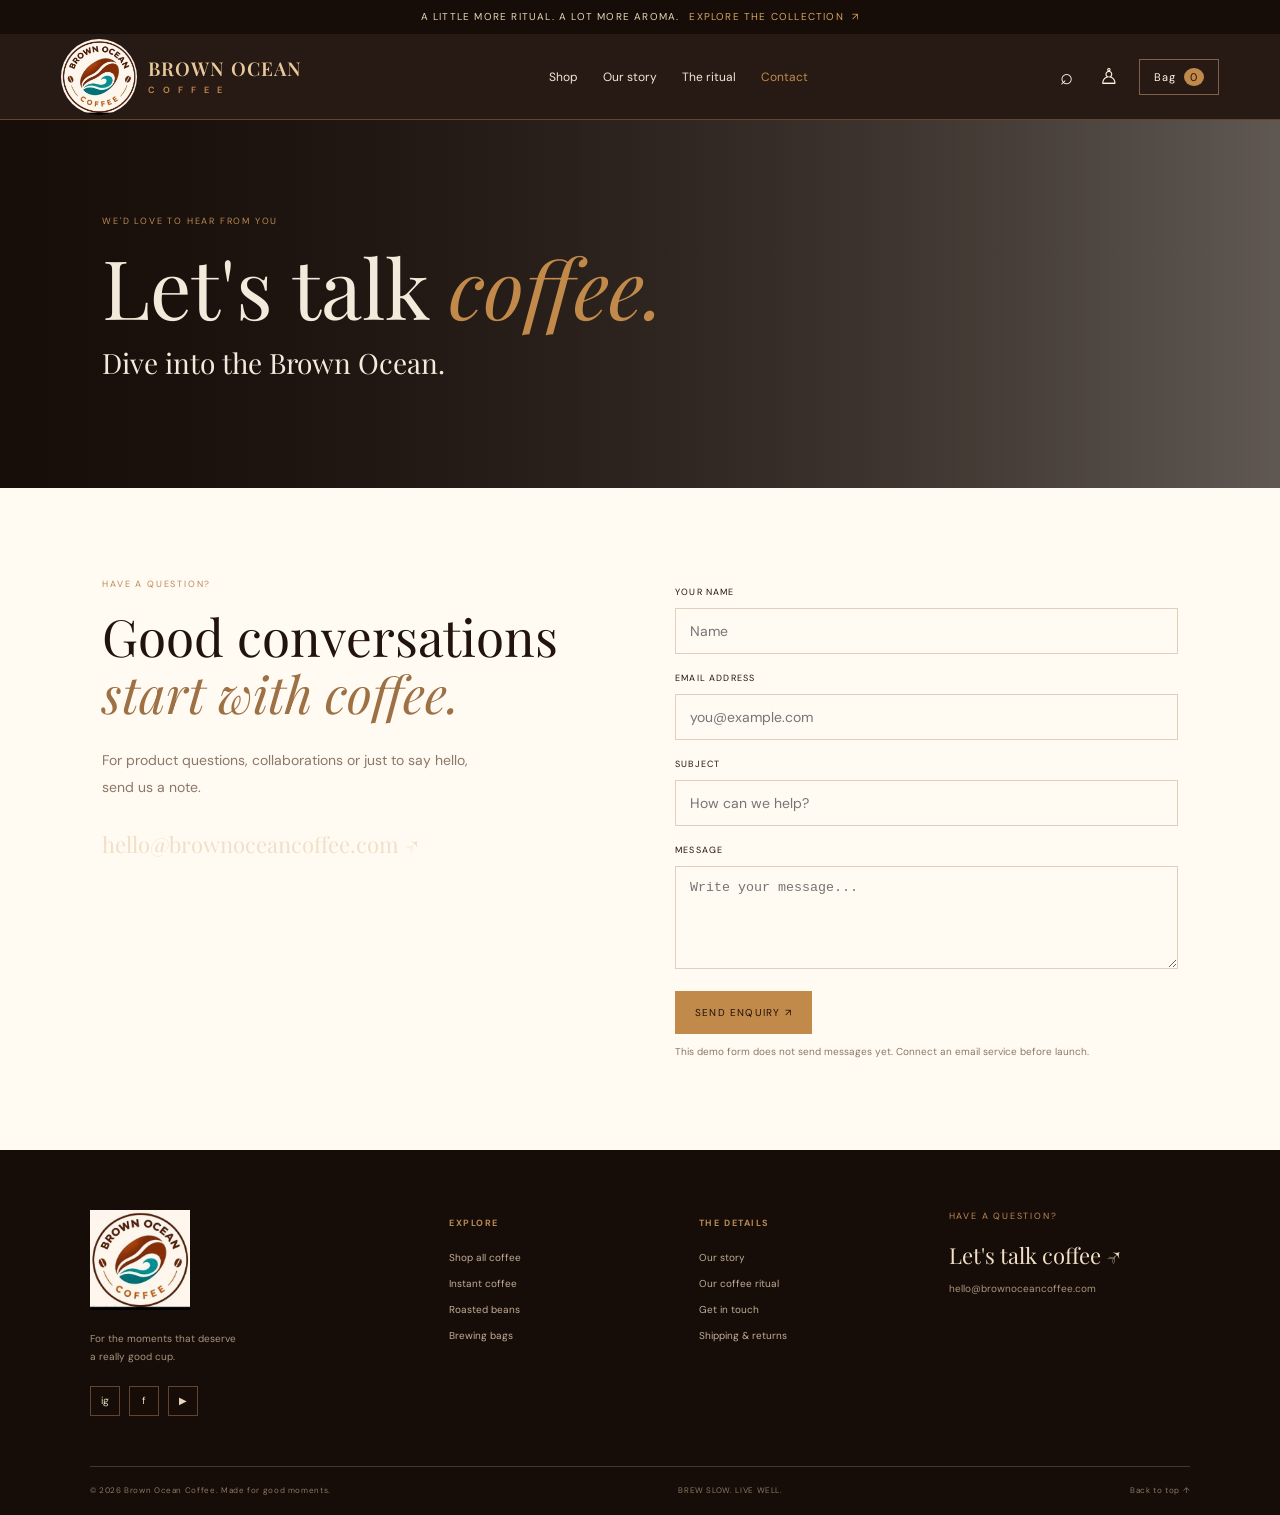
<file: contact.html>
<!doctype html><html lang="en"><head><meta charset="UTF-8"><meta name="viewport" content="width=device-width, initial-scale=1.0"><meta name="theme-color" content="#20120c"><meta name="description" content="The Brown Ocean Coffee — born deep, made bold."><title>Contact | Brown Ocean Coffee</title><link rel="preconnect" href="https://fonts.googleapis.com"><link rel="preconnect" href="https://fonts.gstatic.com" crossorigin><link href="https://fonts.googleapis.com/css2?family=DM+Sans:wght@400;500;600;700&family=Playfair+Display:wght@400;500;600;700&display=swap" rel="stylesheet"><link rel="stylesheet" href="styles.css"><link rel="stylesheet" href="pages.css"></head><body>  <!-- Announcement Bar -->
  <div class="announcement">
    A little more ritual. A lot more aroma.
    <span>Explore the collection&nbsp; ↗</span>
  </div>

  <!-- Header / Navbar -->
  <header class="site-header" id="top">

    <!-- Brand Logo + Text -->
    <a class="brand" href="index.html" aria-label="Brown Ocean Coffee home">

      <img
        class="brand-logo"
        src="./assets/images/brown-ocean-coffee-main-logo-cropped.png"
        alt="Brown Ocean Coffee circular logo"
      >

      <span class="brand-text">
        <span class="brand-name">BROWN OCEAN</span>
        <span class="brand-tagline">C O F F E E</span>
      </span>

    </a>

    <!-- Mobile Menu -->
    <button class="menu-toggle" aria-label="Open menu" aria-expanded="false">
      ☰
    </button>

    <!-- Navigation -->
    <nav class="main-nav" aria-label="Main navigation">
      <a href="shop.html">Shop</a>
      <a href="our-story.html">Our story</a>
      <a href="ritual.html">The ritual</a>
      <a href="contact.html" aria-current="page">Contact</a>
    </nav>

    <!-- Header Actions -->
    <div class="header-actions">

      <button class="icon-btn search-open" aria-label="Search products">
        ⌕
      </button>

      <button class="icon-btn account-btn" aria-label="Account">
        ♙
      </button>

      <button class="cart-open" aria-label="Open cart">
        Bag <span id="cart-count">0</span>
      </button>

    </div>

  </header>

<main><section class="page-hero contact-page-hero"><p class="eyebrow">WE'D LOVE TO HEAR FROM YOU</p><h1>Let's talk <em>coffee.</em></h1><p>Dive into the Brown Ocean.</p></section><section class="contact-layout"><div><p class="eyebrow">HAVE A QUESTION?</p><h2>Good conversations<br><em>start with coffee.</em></h2><p>For product questions, collaborations or just to say hello, send us a note.</p><a class="footer-email" href="mailto:hello@brownoceancoffee.com">hello@brownoceancoffee.com ↗</a></div><form class="contact-form" id="contact-form"><label for="contact-name">Your name</label><input id="contact-name" name="name" required placeholder="Name"><label for="contact-email">Email address</label><input id="contact-email" name="email" type="email" required placeholder="you@example.com"><label for="contact-subject">Subject</label><input id="contact-subject" name="subject" placeholder="How can we help?"><label for="contact-message">Message</label><textarea id="contact-message" name="message" rows="5" required placeholder="Write your message..."></textarea><button class="btn btn-gold" type="submit">Send enquiry ↗</button><small id="contact-feedback">This demo form does not send messages yet. Connect an email service before launch.</small></form></section></main>  <!-- Footer -->
  <footer class="site-footer" id="footer">

    <div class="footer-main">

      <div class="footer-brand">

        <a class="brand brand-light" href="index.html" aria-label="Brown Ocean Coffee home">

          <img
            class="brand-logo footer-logo"
            src="./assets/images/brown-ocean-coffee-main-logo-cropped.png"
            alt="Brown Ocean Coffee logo"
          >

        </a>

        <p>
          For the moments that deserve<br>
          a really good cup.
        </p>

        <div class="social-links">
          <a href="contact.html" aria-label="Instagram">ig</a>
          <a href="contact.html" aria-label="Facebook">f</a>
          <a href="contact.html" aria-label="YouTube">▶</a>
        </div>

      </div>

      <div class="footer-col">

        <h4>EXPLORE</h4>

        <a href="shop.html">Shop all coffee</a>
        <a href="shop.html" data-jump-filter="instant">Instant coffee</a>
        <a href="shop.html" data-jump-filter="beans">Roasted beans</a>
        <a href="shop.html" data-jump-filter="bags">Brewing bags</a>

      </div>

      <div class="footer-col">

        <h4>THE DETAILS</h4>

        <a href="our-story.html">Our story</a>
        <a href="ritual.html">Our coffee ritual</a>
        <a href="mailto:hello@brownoceancoffee.com">Get in touch</a>
        <a href="contact.html">Shipping & returns</a>

      </div>

      <div class="footer-contact">

        <p class="eyebrow">HAVE A QUESTION?</p>

        <a class="footer-email" href="mailto:hello@brownoceancoffee.com">
          Let's talk coffee ↗
        </a>

        <p>hello@brownoceancoffee.com</p>

      </div>

    </div>

    <div class="footer-bottom">

      <span>
        © <span id="year"></span> Brown Ocean Coffee.
        Made for good moments.
      </span>

      <span>BREW SLOW. LIVE WELL.</span>

      <a href="index.html">Back to top ↑</a>

    </div>

  </footer>

<script src="pages.js"></script></body></html>
</file>
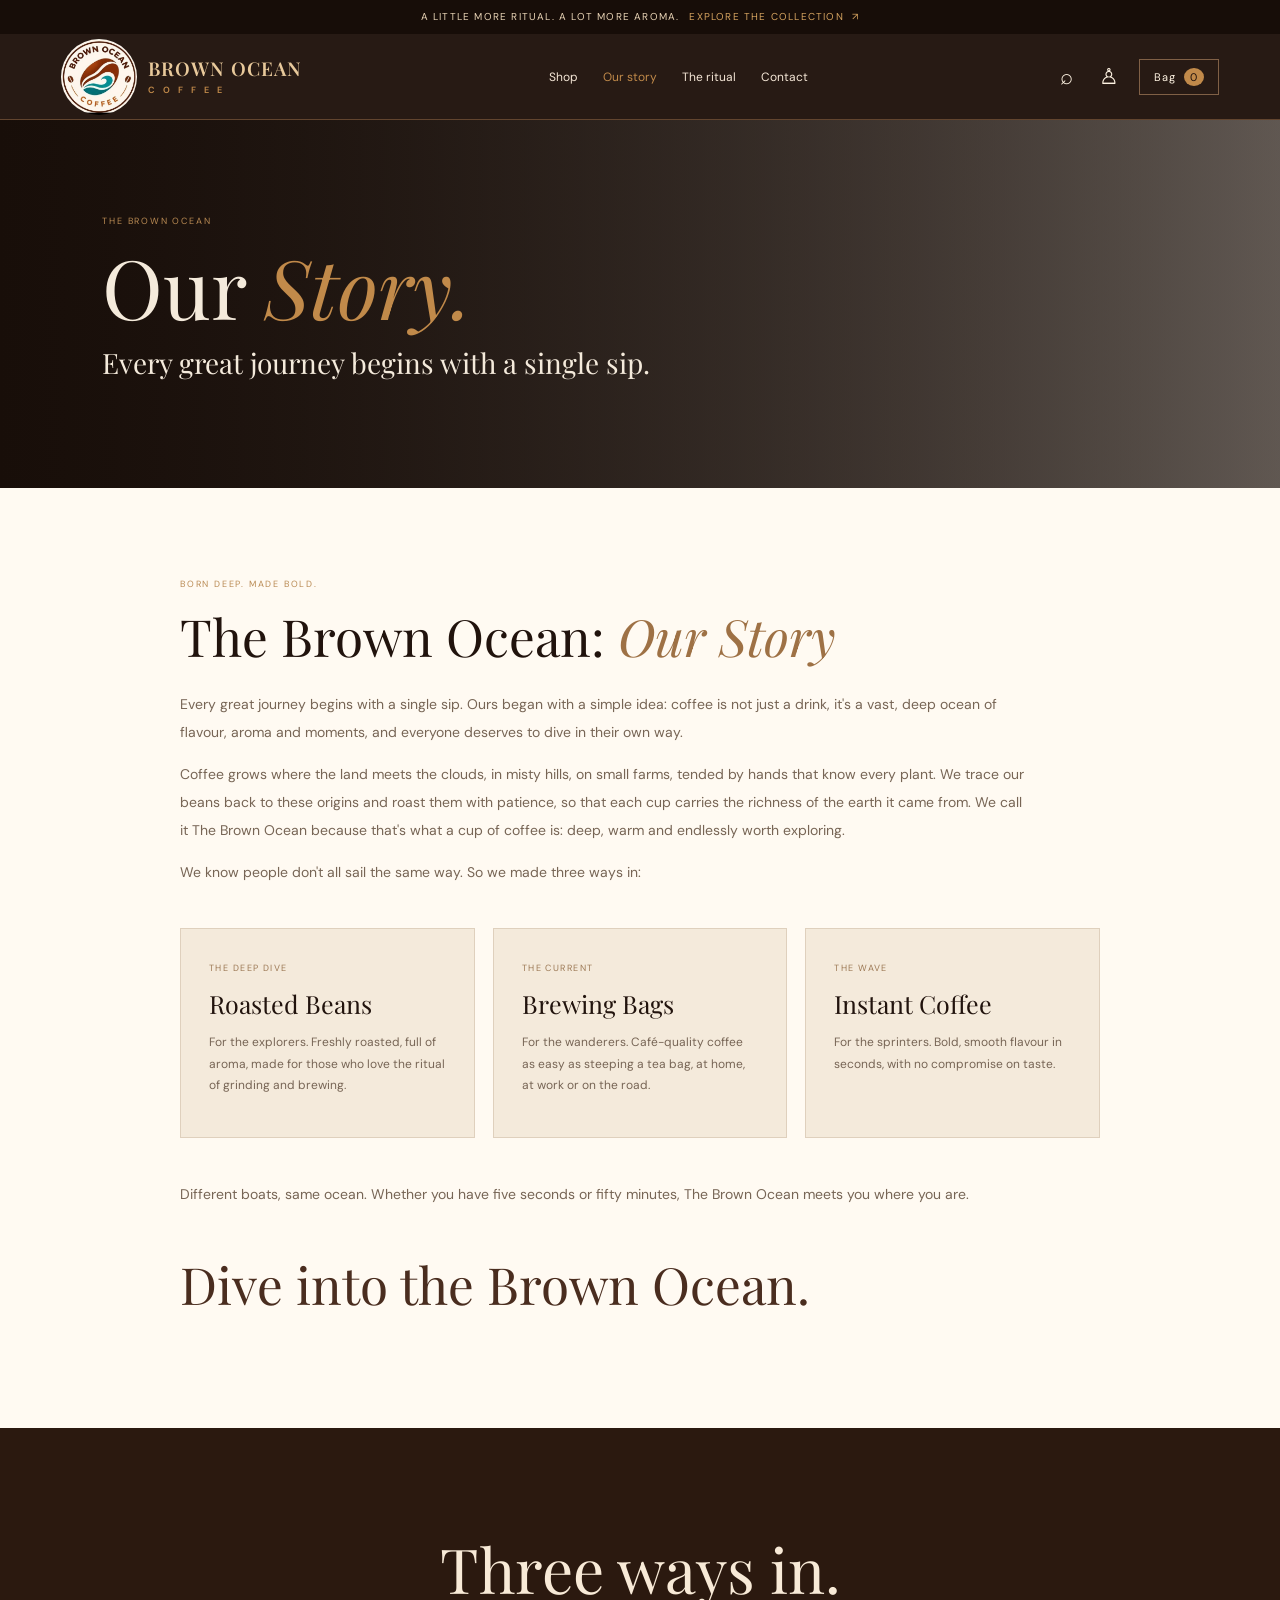
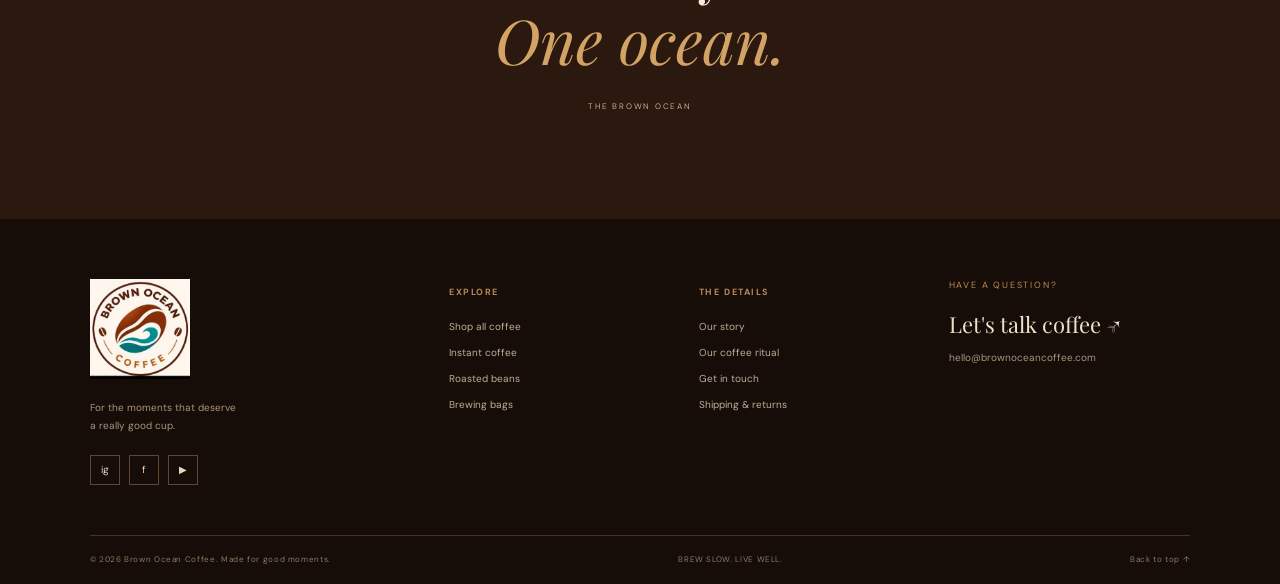
<file: our-story.html>
<!doctype html><html lang="en"><head><meta charset="UTF-8"><meta name="viewport" content="width=device-width, initial-scale=1.0"><meta name="theme-color" content="#20120c"><meta name="description" content="The Brown Ocean Coffee — born deep, made bold."><title>Our Story | Brown Ocean Coffee</title><link rel="preconnect" href="https://fonts.googleapis.com"><link rel="preconnect" href="https://fonts.gstatic.com" crossorigin><link href="https://fonts.googleapis.com/css2?family=DM+Sans:wght@400;500;600;700&family=Playfair+Display:wght@400;500;600;700&display=swap" rel="stylesheet"><link rel="stylesheet" href="styles.css"><link rel="stylesheet" href="pages.css"></head><body>  <!-- Announcement Bar -->
  <div class="announcement">
    A little more ritual. A lot more aroma.
    <span>Explore the collection&nbsp; ↗</span>
  </div>

  <!-- Header / Navbar -->
  <header class="site-header" id="top">

    <!-- Brand Logo + Text -->
    <a class="brand" href="index.html" aria-label="Brown Ocean Coffee home">

      <img
        class="brand-logo"
        src="./assets/images/brown-ocean-coffee-main-logo-cropped.png"
        alt="Brown Ocean Coffee circular logo"
      >

      <span class="brand-text">
        <span class="brand-name">BROWN OCEAN</span>
        <span class="brand-tagline">C O F F E E</span>
      </span>

    </a>

    <!-- Mobile Menu -->
    <button class="menu-toggle" aria-label="Open menu" aria-expanded="false">
      ☰
    </button>

    <!-- Navigation -->
    <nav class="main-nav" aria-label="Main navigation">
      <a href="shop.html">Shop</a>
      <a href="our-story.html" aria-current="page">Our story</a>
      <a href="ritual.html">The ritual</a>
      <a href="contact.html">Contact</a>
    </nav>

    <!-- Header Actions -->
    <div class="header-actions">

      <button class="icon-btn search-open" aria-label="Search products">
        ⌕
      </button>

      <button class="icon-btn account-btn" aria-label="Account">
        ♙
      </button>

      <button class="cart-open" aria-label="Open cart">
        Bag <span id="cart-count">0</span>
      </button>

    </div>

  </header>

<main><section class="page-hero story-page-hero"><p class="eyebrow">THE BROWN OCEAN</p><h1>Our <em>Story.</em></h1><p>Every great journey begins with a single sip.</p></section><section class="editorial-section"><div class="editorial-copy"><p class="eyebrow">BORN DEEP. MADE BOLD.</p><h2>The Brown Ocean: <em>Our Story</em></h2><p>Every great journey begins with a single sip. Ours began with a simple idea: coffee is not just a drink, it's a vast, deep ocean of flavour, aroma and moments, and everyone deserves to dive in their own way.</p><p>Coffee grows where the land meets the clouds, in misty hills, on small farms, tended by hands that know every plant. We trace our beans back to these origins and roast them with patience, so that each cup carries the richness of the earth it came from. We call it The Brown Ocean because that's what a cup of coffee is: deep, warm and endlessly worth exploring.</p><p>We know people don't all sail the same way. So we made three ways in:</p><div class="story-vessels"><article><span>THE DEEP DIVE</span><h3>Roasted Beans</h3><p>For the explorers. Freshly roasted, full of aroma, made for those who love the ritual of grinding and brewing.</p></article><article><span>THE CURRENT</span><h3>Brewing Bags</h3><p>For the wanderers. Café-quality coffee as easy as steeping a tea bag, at home, at work or on the road.</p></article><article><span>THE WAVE</span><h3>Instant Coffee</h3><p>For the sprinters. Bold, smooth flavour in seconds, with no compromise on taste.</p></article></div><p class="story-end">Different boats, same ocean. Whether you have five seconds or fifty minutes, The Brown Ocean meets you where you are.</p><h2 class="closing-line">Dive into the Brown Ocean.</h2></div></section><section class="quote-section"><blockquote>Three ways in.<br><em>One ocean.</em></blockquote><p>THE BROWN OCEAN</p></section></main>  <!-- Footer -->
  <footer class="site-footer" id="footer">

    <div class="footer-main">

      <div class="footer-brand">

        <a class="brand brand-light" href="index.html" aria-label="Brown Ocean Coffee home">

          <img
            class="brand-logo footer-logo"
            src="./assets/images/brown-ocean-coffee-main-logo-cropped.png"
            alt="Brown Ocean Coffee logo"
          >

        </a>

        <p>
          For the moments that deserve<br>
          a really good cup.
        </p>

        <div class="social-links">
          <a href="contact.html" aria-label="Instagram">ig</a>
          <a href="contact.html" aria-label="Facebook">f</a>
          <a href="contact.html" aria-label="YouTube">▶</a>
        </div>

      </div>

      <div class="footer-col">

        <h4>EXPLORE</h4>

        <a href="shop.html">Shop all coffee</a>
        <a href="shop.html" data-jump-filter="instant">Instant coffee</a>
        <a href="shop.html" data-jump-filter="beans">Roasted beans</a>
        <a href="shop.html" data-jump-filter="bags">Brewing bags</a>

      </div>

      <div class="footer-col">

        <h4>THE DETAILS</h4>

        <a href="our-story.html">Our story</a>
        <a href="ritual.html">Our coffee ritual</a>
        <a href="mailto:hello@brownoceancoffee.com">Get in touch</a>
        <a href="contact.html">Shipping & returns</a>

      </div>

      <div class="footer-contact">

        <p class="eyebrow">HAVE A QUESTION?</p>

        <a class="footer-email" href="mailto:hello@brownoceancoffee.com">
          Let's talk coffee ↗
        </a>

        <p>hello@brownoceancoffee.com</p>

      </div>

    </div>

    <div class="footer-bottom">

      <span>
        © <span id="year"></span> Brown Ocean Coffee.
        Made for good moments.
      </span>

      <span>BREW SLOW. LIVE WELL.</span>

      <a href="index.html">Back to top ↑</a>

    </div>

  </footer>

<script src="pages.js"></script></body></html>
</file>
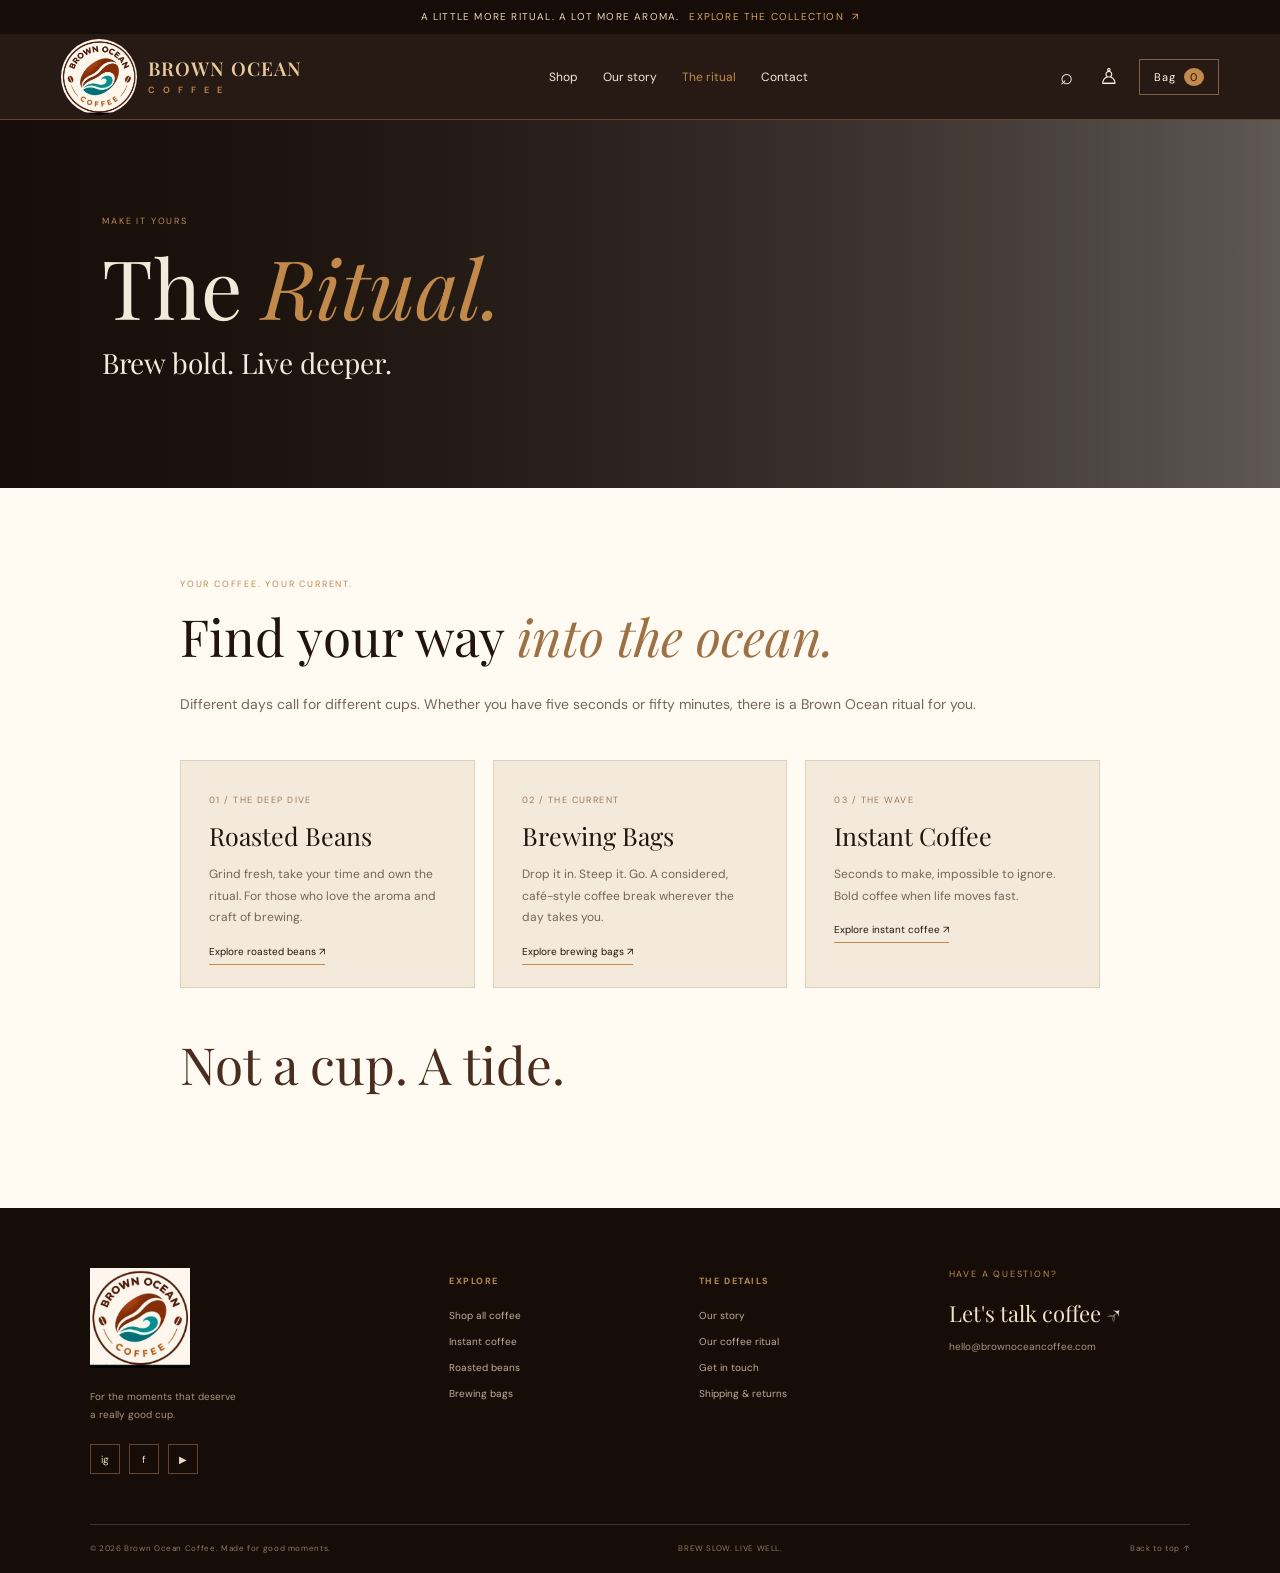
<file: ritual.html>
<!doctype html><html lang="en"><head><meta charset="UTF-8"><meta name="viewport" content="width=device-width, initial-scale=1.0"><meta name="theme-color" content="#20120c"><meta name="description" content="The Brown Ocean Coffee — born deep, made bold."><title>The Ritual | Brown Ocean Coffee</title><link rel="preconnect" href="https://fonts.googleapis.com"><link rel="preconnect" href="https://fonts.gstatic.com" crossorigin><link href="https://fonts.googleapis.com/css2?family=DM+Sans:wght@400;500;600;700&family=Playfair+Display:wght@400;500;600;700&display=swap" rel="stylesheet"><link rel="stylesheet" href="styles.css"><link rel="stylesheet" href="pages.css"></head><body>  <!-- Announcement Bar -->
  <div class="announcement">
    A little more ritual. A lot more aroma.
    <span>Explore the collection&nbsp; ↗</span>
  </div>

  <!-- Header / Navbar -->
  <header class="site-header" id="top">

    <!-- Brand Logo + Text -->
    <a class="brand" href="index.html" aria-label="Brown Ocean Coffee home">

      <img
        class="brand-logo"
        src="./assets/images/brown-ocean-coffee-main-logo-cropped.png"
        alt="Brown Ocean Coffee circular logo"
      >

      <span class="brand-text">
        <span class="brand-name">BROWN OCEAN</span>
        <span class="brand-tagline">C O F F E E</span>
      </span>

    </a>

    <!-- Mobile Menu -->
    <button class="menu-toggle" aria-label="Open menu" aria-expanded="false">
      ☰
    </button>

    <!-- Navigation -->
    <nav class="main-nav" aria-label="Main navigation">
      <a href="shop.html">Shop</a>
      <a href="our-story.html">Our story</a>
      <a href="ritual.html" aria-current="page">The ritual</a>
      <a href="contact.html">Contact</a>
    </nav>

    <!-- Header Actions -->
    <div class="header-actions">

      <button class="icon-btn search-open" aria-label="Search products">
        ⌕
      </button>

      <button class="icon-btn account-btn" aria-label="Account">
        ♙
      </button>

      <button class="cart-open" aria-label="Open cart">
        Bag <span id="cart-count">0</span>
      </button>

    </div>

  </header>

<main><section class="page-hero ritual-page-hero"><p class="eyebrow">MAKE IT YOURS</p><h1>The <em>Ritual.</em></h1><p>Brew bold. Live deeper.</p></section><section class="editorial-section"><div class="editorial-copy"><p class="eyebrow">YOUR COFFEE. YOUR CURRENT.</p><h2>Find your way <em>into the ocean.</em></h2><p>Different days call for different cups. Whether you have five seconds or fifty minutes, there is a Brown Ocean ritual for you.</p><div class="story-vessels"><article><span>01 / THE DEEP DIVE</span><h3>Roasted Beans</h3><p>Grind fresh, take your time and own the ritual. For those who love the aroma and craft of brewing.</p><a href="shop.html#beans">Explore roasted beans ↗</a></article><article><span>02 / THE CURRENT</span><h3>Brewing Bags</h3><p>Drop it in. Steep it. Go. A considered, café-style coffee break wherever the day takes you.</p><a href="shop.html#bags">Explore brewing bags ↗</a></article><article><span>03 / THE WAVE</span><h3>Instant Coffee</h3><p>Seconds to make, impossible to ignore. Bold coffee when life moves fast.</p><a href="shop.html#instant">Explore instant coffee ↗</a></article></div><h2 class="closing-line">Not a cup. A tide.</h2></div></section></main>  <!-- Footer -->
  <footer class="site-footer" id="footer">

    <div class="footer-main">

      <div class="footer-brand">

        <a class="brand brand-light" href="index.html" aria-label="Brown Ocean Coffee home">

          <img
            class="brand-logo footer-logo"
            src="./assets/images/brown-ocean-coffee-main-logo-cropped.png"
            alt="Brown Ocean Coffee logo"
          >

        </a>

        <p>
          For the moments that deserve<br>
          a really good cup.
        </p>

        <div class="social-links">
          <a href="contact.html" aria-label="Instagram">ig</a>
          <a href="contact.html" aria-label="Facebook">f</a>
          <a href="contact.html" aria-label="YouTube">▶</a>
        </div>

      </div>

      <div class="footer-col">

        <h4>EXPLORE</h4>

        <a href="shop.html">Shop all coffee</a>
        <a href="shop.html" data-jump-filter="instant">Instant coffee</a>
        <a href="shop.html" data-jump-filter="beans">Roasted beans</a>
        <a href="shop.html" data-jump-filter="bags">Brewing bags</a>

      </div>

      <div class="footer-col">

        <h4>THE DETAILS</h4>

        <a href="our-story.html">Our story</a>
        <a href="ritual.html">Our coffee ritual</a>
        <a href="mailto:hello@brownoceancoffee.com">Get in touch</a>
        <a href="contact.html">Shipping & returns</a>

      </div>

      <div class="footer-contact">

        <p class="eyebrow">HAVE A QUESTION?</p>

        <a class="footer-email" href="mailto:hello@brownoceancoffee.com">
          Let's talk coffee ↗
        </a>

        <p>hello@brownoceancoffee.com</p>

      </div>

    </div>

    <div class="footer-bottom">

      <span>
        © <span id="year"></span> Brown Ocean Coffee.
        Made for good moments.
      </span>

      <span>BREW SLOW. LIVE WELL.</span>

      <a href="index.html">Back to top ↑</a>

    </div>

  </footer>

<script src="pages.js"></script></body></html>
</file>
<file: styles.css>
:root{--ink:#21130d;--dark:#170d08;--brown:#4a2d1f;--caramel:#c18a4a;--cream:#f4eadb;--paper:#fffaf2;--muted:#8c7867;--line:#dfd0bd;--serif:'Playfair Display',Georgia,serif;--sans:'DM Sans',Arial,sans-serif}*{box-sizing:border-box}html{scroll-behavior:smooth}body{margin:0;background:var(--paper);color:var(--ink);font-family:var(--sans);font-size:14px}a{color:inherit;text-decoration:none}button,input,select{font:inherit}button{cursor:pointer}.announcement{background:var(--dark);color:#e9d4b6;padding:10px 5%;font-size:10px;letter-spacing:.12em;text-transform:uppercase;display:flex;justify-content:center;gap:10px}.announcement span{color:#d5a35f}.site-header{height:76px;padding:0 5%;display:flex;align-items:center;justify-content:space-between;background:#21130df7;color:#fff4e3;position:sticky;top:0;z-index:20;border-bottom:1px solid #62452f}.brand{display:flex;align-items:center;gap:10px;color:#f1d5a0}.brand-mark{font-size:34px;line-height:1;color:#d9a65e}.brand-name{font-size:11px;letter-spacing:.13em;font-weight:700}.brand-name small{display:block;font-size:8px;letter-spacing:.35em;margin-top:3px}.main-nav,.header-actions{display:flex;align-items:center;gap:27px}.main-nav a{font-size:12px;color:#f5e7d7}.main-nav a:hover{color:#d9a65e}.header-actions{gap:14px}.icon-btn,.cart-open,.menu-toggle{background:none;border:0;color:inherit}.icon-btn{font-size:22px}.cart-open{border:1px solid #806046;padding:10px 14px;font-size:11px;letter-spacing:.06em}.cart-open span{background:var(--caramel);color:#21130d;border-radius:50%;padding:2px 6px;margin-left:5px}.menu-toggle{display:none;font-size:22px}.hero{background:var(--dark);color:#fff0db;min-height:600px;display:grid;grid-template-columns:.82fr 1.18fr;padding-left:7%;overflow:hidden}.hero-copy{padding:90px 30px 70px 0;align-self:center;position:relative;z-index:1}.eyebrow{font-size:9px;letter-spacing:.2em;text-transform:uppercase;color:#b98a53;margin:0 0 18px}.eyebrow span{display:inline-block;width:22px;height:1px;background:var(--caramel);vertical-align:middle;margin-right:9px}.hero h1{font:clamp(56px,7vw,100px)/.98 var(--serif);font-weight:400;letter-spacing:-.045em;margin:0 0 26px}.hero h1 em,.section-heading h2 em,.story-copy h2 em,.ritual-top h2 em,.newsletter h2 em,blockquote em{color:#c79759;font-weight:400}.hero-text{max-width:370px;color:#cdbba8;line-height:1.9;font-size:14px}.hero-actions{display:flex;align-items:center;gap:25px;margin-top:30px}.btn{display:inline-flex;align-items:center;justify-content:center;gap:20px;border:0;padding:15px 20px;font-size:10px;letter-spacing:.12em;text-transform:uppercase}.btn-gold{background:var(--caramel);color:#1e110a}.btn-gold:hover{background:#d8ab70}.text-link{font-size:11px;border-bottom:1px solid #9d7852;padding-bottom:7px}.hero-note{display:flex;align-items:center;gap:12px;margin-top:65px;color:#9f8b78;font-size:9px;letter-spacing:.14em;text-transform:uppercase}.note-line{height:1px;width:40px;background:#9d7852}.hero-visual{min-height:600px;position:relative;background:#382116}.hero-image{position:absolute;inset:0;background:linear-gradient(90deg,#170d08 0%,#170d0833 22%,#170d0800 60%),linear-gradient(0deg,#170d0888,transparent 30%),url('./local-images/image-3.jpeg') center/cover}.hero-stamp{position:absolute;right:9%;top:17%;width:145px;height:145px;border:1px solid #d6ad74;border-radius:50%;display:flex;flex-direction:column;align-items:center;justify-content:center;text-align:center;color:#e7c99e;transform:rotate(9deg);background:#21130d66}.hero-stamp span{font-size:7px;letter-spacing:.17em}.hero-stamp strong{font:25px/.95 var(--serif);margin:8px 0}.hero-caption{position:absolute;bottom:24px;left:28px;right:28px;display:flex;justify-content:space-between;color:#d4bfa5;font-size:8px;letter-spacing:.15em}.trust-strip{display:grid;grid-template-columns:repeat(4,1fr);background:#2b190f;color:#f0dfc9;padding:23px 7%;gap:15px}.trust-strip>div{display:flex;justify-content:center;align-items:center;gap:12px;font-size:10px;letter-spacing:.06em}.trust-icon{color:#c89656;font-size:21px}.section{padding:105px 7%}.section-heading{display:flex;justify-content:space-between;align-items:end;gap:30px;margin-bottom:42px}.section-heading h2,.story-copy h2,.ritual-top h2,.newsletter h2{font:clamp(38px,4vw,58px)/1.08 var(--serif);font-weight:400;margin:0}.section-heading h2 em{color:#9e7145}.section-intro{max-width:330px;line-height:1.8;color:var(--muted);margin:0 0 5px}.category-tabs{display:flex;gap:25px;border-bottom:1px solid var(--line);margin-bottom:28px;overflow:auto}.category-tab{white-space:nowrap;background:none;border:0;padding:0 0 15px;color:#897666;font-size:11px}.category-tab span{font-size:9px;color:#b18a5f;margin-left:5px}.category-tab.active{border-bottom:2px solid #7a4c2b;color:var(--ink)}.product-grid{display:grid;grid-template-columns:repeat(4,minmax(0,1fr));gap:22px}.product-card{min-width:0}.product-photo{height:285px;background:#ead9c2;position:relative;overflow:hidden;cursor:pointer}.product-photo img{width:100%;height:100%;object-fit:cover;transition:transform .7s}.product-card:hover .product-photo img{transform:scale(1.06)}.product-badge{position:absolute;left:12px;top:12px;background:#f5e7d4;padding:7px 9px;font-size:8px;letter-spacing:.1em;text-transform:uppercase}.quick-view{position:absolute;bottom:10px;left:10px;right:10px;background:#21130de8;color:#fff0db;border:0;padding:12px;text-transform:uppercase;font-size:9px;letter-spacing:.12em;opacity:0;transform:translateY(8px);transition:.25s}.product-card:hover .quick-view{opacity:1;transform:none}.product-info{padding:15px 2px}.product-type{color:#9c7955;font-size:8px;letter-spacing:.15em;text-transform:uppercase}.product-title-row{display:flex;justify-content:space-between;gap:8px;align-items:start;margin:7px 0}.product-title{font:19px var(--serif);margin:0;font-weight:400}.product-price{font-size:12px;font-weight:600;white-space:nowrap}.product-desc{color:#8a7868;font-size:10px;line-height:1.6;margin:7px 0 12px}.product-bottom{display:flex;align-items:center;justify-content:space-between}.rating{font-size:10px;color:#b07c3e;letter-spacing:1px}.add-btn{border:1px solid #a77b4c;background:transparent;color:#4b2c1a;padding:9px 12px;font-size:9px;text-transform:uppercase;letter-spacing:.08em}.add-btn:hover{background:#4b2c1a;color:#fff}.shop-bottom{display:flex;justify-content:space-between;align-items:center;margin-top:40px;color:#9a8068;font-size:9px;letter-spacing:.14em}.underlined-btn{background:none;border:0;border-bottom:1px solid #9c7149;padding:0 0 8px;color:#4d2c1a;font-size:10px;letter-spacing:.08em}.story-section{display:grid;grid-template-columns:1fr 1fr;background:#21130d;color:#f6e8d5}.story-photo{min-height:610px;position:relative;background:linear-gradient(0deg,#21130d99,transparent 35%),url('https://images.unsplash.com/photo-1442512595331-e89e73853f31?auto=format&fit=crop&w=1100&q=85') center/cover}.photo-label{position:absolute;bottom:25px;left:7%;font-size:9px;letter-spacing:.16em}.photo-label span{color:#c18a4a}.story-copy{padding:90px 12%;align-self:center}.story-copy h2{font-size:clamp(40px,4vw,59px);margin-bottom:28px}.story-copy>p:not(.eyebrow){color:#c5b19c;line-height:1.9;font-size:12px}.story-copy .text-link{display:inline-block;margin-top:20px}.signature{font:italic 20px var(--serif);margin-top:55px;color:#d4a66a}.signature span{display:block;font:9px var(--sans);letter-spacing:.15em;text-transform:uppercase;margin-top:10px;color:#b5a08a}.ritual-section{padding:105px 7%;background:#f0e3d1}.ritual-top{text-align:center;max-width:550px;margin:0 auto 50px}.ritual-top h2{font-size:52px}.ritual-top>p:last-child{color:#887361;line-height:1.8}.ritual-cards{display:grid;grid-template-columns:repeat(3,1fr);gap:18px}.ritual-card{min-height:360px;padding:25px;display:flex;flex-direction:column;justify-content:space-between;color:#f8ead7;background:#2b190f;position:relative;overflow:hidden}.ritual-card:before{content:'';position:absolute;inset:0;background-size:cover;background-position:center;opacity:.48;transition:transform .5s}.ritual-card:hover:before{transform:scale(1.05)}.ritual-instant:before{background-image:linear-gradient(0deg,#1d1009,transparent),url('https://images.unsplash.com/photo-1517701604599-bb29b565090c?auto=format&fit=crop&w=700&q=80')}.ritual-beans:before{background-image:linear-gradient(0deg,#1d1009,transparent),url('https://images.unsplash.com/photo-1559525839-b184a4d698c7?auto=format&fit=crop&w=700&q=80')}.ritual-bags:before{background-image:linear-gradient(0deg,#1d1009,transparent),url('https://images.unsplash.com/photo-1445116572660-236099ec97a0?auto=format&fit=crop&w=700&q=80')}.ritual-number,.ritual-card>div:last-child{position:relative;z-index:1}.ritual-number{font:34px var(--serif);color:#d9ac72}.ritual-card h3{font:30px var(--serif);font-weight:400;margin:7px 0}.ritual-card p:not(.eyebrow){font-size:11px;color:#d5c0a9;line-height:1.7;max-width:280px}.ritual-card a{font-size:10px;display:inline-block;border-bottom:1px solid #c18a4a;padding-bottom:7px;margin-top:12px}.quote-section{text-align:center;padding:90px 20px 100px;background:#2b190f;color:#f8ead7;position:relative;overflow:hidden}.quote-mark{font:90px var(--serif);color:#c18a4a;height:60px}.quote-section blockquote{font:clamp(35px,5vw,62px)/1.15 var(--serif);margin:15px 0 25px}.quote-section blockquote em{color:#d3a365}.quote-section>p{font-size:8px;letter-spacing:.22em;color:#c6ad91}.quote-decoration{position:absolute;width:220px;height:220px;border:1px solid #8b603a;border-radius:50%;right:-90px;top:20px;opacity:.3}.newsletter{display:grid;grid-template-columns:70px 1fr 1fr;align-items:center;gap:25px;padding:75px 8%;background:#e8d6bf}.newsletter-symbol{font-size:48px;color:#91633d}.newsletter h2{font-size:42px}.newsletter>div:nth-child(2)>p:last-child{color:#8c7764;font-size:11px;line-height:1.7}.newsletter form{padding-left:25px}.newsletter label{display:block;font-size:9px;letter-spacing:.1em;text-transform:uppercase;margin-bottom:10px}.email-row{display:flex;border-bottom:1px solid #977452}.email-row input{border:0;background:transparent;outline:none;padding:13px 0;flex:1;min-width:0}.email-row button{border:0;background:transparent;color:#6e452a;font-size:10px}.newsletter form small{display:block;color:#8b7865;margin-top:12px;font-size:9px}.site-footer{background:#170d08;color:#e8d6bf;padding:60px 7% 20px}.footer-main{display:grid;grid-template-columns:1.5fr 1fr 1fr 1.1fr;gap:30px;padding-bottom:50px}.brand-light{margin-bottom:20px}.footer-brand>p,.footer-contact>p:not(.eyebrow){font-size:10px;color:#a9947d;line-height:1.8}.social-links{display:flex;gap:9px;margin-top:20px}.social-links a{border:1px solid #63452f;width:30px;height:30px;display:grid;place-items:center;font-size:10px}.footer-col h4{font-size:9px;letter-spacing:.17em;color:#b88b58;margin:7px 0 22px}.footer-col a{display:block;color:#c1ad97;font-size:10px;margin:13px 0}.footer-email{font:22px var(--serif);color:#f1dfc7}.footer-bottom{border-top:1px solid #4c3424;padding-top:18px;display:flex;justify-content:space-between;gap:15px;color:#8d7863;font-size:8px;letter-spacing:.08em}.toast{position:fixed;bottom:25px;left:50%;transform:translate(-50%,20px);opacity:0;pointer-events:none;background:#21130d;color:#fff0db;padding:14px 20px;z-index:60;font-size:11px;transition:.25s}.toast.show{opacity:1;transform:translate(-50%,0)}.cart-overlay,.search-overlay,.product-modal{position:fixed;inset:0;z-index:50;visibility:hidden;opacity:0;transition:.25s}.cart-overlay.open,.search-overlay.open,.product-modal.open{visibility:visible;opacity:1}.cart-overlay,.search-overlay{background:#120903a8}.cart-drawer{position:absolute;right:0;top:0;height:100%;width:min(440px,100%);background:var(--paper);padding:28px;display:flex;flex-direction:column;transform:translateX(100%);transition:.3s}.cart-overlay.open .cart-drawer{transform:none}.drawer-head{display:flex;justify-content:space-between;border-bottom:1px solid var(--line);padding-bottom:18px}.drawer-head .eyebrow{margin-bottom:8px}.drawer-head h3{font:30px var(--serif);font-weight:400;margin:0}.drawer-close,.search-close,.product-modal-close{border:0;background:none;font-size:28px;align-self:start}.cart-items{flex:1;overflow:auto;padding:15px 0}.empty-cart{color:#8b7764;line-height:2;text-align:center;margin-top:70px}.drawer-close-link{color:#79502e;border-bottom:1px solid}.cart-item{display:grid;grid-template-columns:75px 1fr auto;gap:13px;padding:13px 0;border-bottom:1px solid var(--line)}.cart-item img{width:75px;height:90px;object-fit:cover}.cart-item h4{font:16px var(--serif);margin:2px 0 6px}.cart-item small{color:#8b7764}.cart-item strong{font-size:12px}.cart-item-controls{display:flex;align-items:center;gap:9px;margin-top:10px}.cart-item-controls button{background:none;border:1px solid var(--line);width:24px;height:24px}.cart-summary{border-top:1px solid var(--line);padding-top:20px}.cart-summary>div{display:flex;justify-content:space-between;font-size:13px}.cart-summary small,.demo-note{display:block;color:#8b7764;font-size:9px;margin:10px 0 15px}.checkout-btn{width:100%}.demo-note{text-align:center}.search-overlay{display:grid;place-items:start center;padding:12vh 20px}.search-box{width:min(650px,100%);background:var(--paper);padding:35px;position:relative}.search-close{position:absolute;right:20px;top:12px}.search-box label{display:block;font:30px var(--serif);margin-bottom:20px}.search-box input{width:100%;padding:14px;border:0;border-bottom:1px solid var(--line);background:transparent;outline:none}.search-result{display:flex;align-items:center;gap:15px;padding:12px 0;border-bottom:1px solid var(--line)}.search-result img{width:55px;height:60px;object-fit:cover}.search-result span{font:17px var(--serif)}.search-result strong{margin-left:auto;font-size:11px}.product-modal{display:grid;place-items:center;padding:20px}.product-modal-backdrop{position:absolute;inset:0;background:#130a04bb}.product-modal-card{position:relative;background:var(--paper);width:min(820px,100%);max-height:90vh;overflow:auto;display:grid;grid-template-columns:1fr 1fr;z-index:1}.product-modal-close{position:absolute;right:14px;top:8px;z-index:2}.modal-product-image{min-height:450px;background:#e4d0b5}.modal-product-image img{width:100%;height:100%;object-fit:cover}.modal-product-copy{padding:45px 35px}.modal-product-copy h2{font:35px var(--serif);font-weight:400;margin:10px 0}.modal-rating{color:#b17d3f;font-size:11px}.modal-rating span{color:#9b8876;margin-left:8px}.modal-product-copy>p:not(.eyebrow):not(.modal-rating){color:#857261;font-size:11px;line-height:1.8}.modal-price{font-size:20px;font-weight:600;margin:20px 0}.modal-product-copy label{display:block;font-size:9px;letter-spacing:.1em;text-transform:uppercase;margin:15px 0 7px}.modal-product-copy select{width:100%;padding:12px;background:transparent;border:1px solid var(--line)}.modal-quantity{display:flex;align-items:center}.modal-quantity button{height:38px;width:38px;background:transparent;border:1px solid var(--line)}.modal-quantity input{width:55px;height:38px;text-align:center;border:1px solid var(--line);border-left:0;border-right:0;background:transparent}.modal-add{width:100%;margin-top:20px}.modal-footnote{font-size:9px;color:#927e6b;line-height:1.6}.reveal{opacity:0;transform:translateY(18px);transition:opacity .7s,transform .7s}.reveal.visible{opacity:1;transform:none}
@media(max-width:1000px){.hero{grid-template-columns:.9fr 1.1fr;padding-left:5%}.hero-copy{padding-top:65px}.product-grid{grid-template-columns:repeat(3,minmax(0,1fr))}.product-photo{height:250px}.story-copy{padding:65px 8%}.newsletter{grid-template-columns:50px 1fr;}.newsletter form{grid-column:2;padding-left:0}.footer-main{grid-template-columns:repeat(2,1fr)}}@media(max-width:700px){.announcement{font-size:8px}.site-header{height:65px;padding:0 5%}.menu-toggle{display:block;margin-left:auto;margin-right:12px}.main-nav{display:none;position:absolute;top:65px;left:0;right:0;background:#21130d;padding:20px 6%;flex-direction:column;align-items:start;gap:20px;border-top:1px solid #62452f}.main-nav.open{display:flex}.header-actions{gap:8px}.account-btn{display:none}.cart-open{padding:8px}.brand-name{font-size:9px}.brand-mark{font-size:28px}.hero{display:block;padding:0;position:relative}.hero-copy{padding:65px 7% 50px}.hero h1{font-size:68px}.hero-visual{min-height:340px}.hero-stamp{width:105px;height:105px;right:7%;top:12%}.hero-stamp strong{font-size:20px}.hero-note{margin-top:35px}.trust-strip{grid-template-columns:repeat(2,1fr);padding:20px 5%;gap:20px}.trust-strip>div{justify-content:flex-start;font-size:9px}.section{padding:70px 5%}.section-heading{display:block}.section-heading h2{font-size:44px}.section-intro{margin-top:20px}.category-tabs{gap:18px}.product-grid{grid-template-columns:repeat(2,minmax(0,1fr));gap:18px 12px}.product-photo{height:220px}.product-title{font-size:17px}.product-title-row{display:block}.product-price{display:block;margin-top:5px}.quick-view{opacity:1;transform:none;padding:9px}.product-desc{font-size:9px}.add-btn{padding:8px;font-size:8px}.shop-bottom{align-items:start;gap:15px;font-size:8px}.story-section{grid-template-columns:1fr}.story-photo{min-height:380px}.story-copy{padding:60px 7%}.story-copy h2{font-size:48px}.ritual-section{padding:70px 5%}.ritual-top h2{font-size:43px}.ritual-cards{grid-template-columns:1fr}.ritual-card{min-height:300px}.quote-section{padding:70px 15px}.newsletter{padding:55px 7%;grid-template-columns:1fr;gap:10px}.newsletter-symbol{display:none}.newsletter h2{font-size:38px}.newsletter form{grid-column:1;margin-top:20px}.site-footer{padding:45px 6% 20px}.footer-main{grid-template-columns:1fr 1fr;gap:28px 15px}.footer-brand{grid-column:1/-1}.footer-bottom{flex-wrap:wrap;line-height:1.8}.product-modal-card{grid-template-columns:1fr;max-height:92vh}.modal-product-image{min-height:230px;height:230px}.modal-product-copy{padding:25px}.modal-product-copy h2{font-size:29px}.search-box{padding:28px 20px}.search-box label{font-size:24px}}@media(max-width:390px){.product-photo{height:180px}.header-actions .icon-btn{display:none}.hero h1{font-size:59px}.footer-main{grid-template-columns:1fr}.footer-brand{grid-column:auto}}


/* =====================================================
   BROWN OCEAN COFFEE — PREMIUM BRANDING
   Navbar logo + separate brand text
===================================================== */

.site-header {
    height: 92px;
}

.site-header .brand {
    display: flex;
    align-items: center;
    gap: 14px;
    flex: 0 0 auto;
    min-width: 0;
    color: #f1d5a0;
    text-decoration: none;
}

.site-header .brand-logo {
    display: block;
    width: 82px;
    height: 82px;
    max-width: none;
    object-fit: contain;
    object-position: center;
    flex: 0 0 auto;
}

.site-header .brand-text {
    display: flex;
    flex-direction: column;
    justify-content: center;
    gap: 5px;
}

.site-header .brand-name {
    display: block;
    margin: 0;
    color: #e8c99b;
    font-family: var(--serif);
    font-size: 21px;
    font-weight: 600;
    letter-spacing: 1px;
    line-height: 1.2;
    white-space: nowrap;
}

.site-header .brand-tagline {
    display: block;
    color: #c18a4a;
    font-family: var(--sans);
    font-size: 10px;
    font-weight: 600;
    letter-spacing: 2px;
    line-height: 1.3;
}

/* Keep the footer emblem independent of navbar sizing */
.footer-logo {
    width: 96px;
    height: 96px;
    max-height: none;
    object-fit: contain;
}

@media (max-width: 1000px) {
    .site-header .brand {
        gap: 10px;
    }

    .site-header .brand-logo {
        width: 70px;
        height: 70px;
    }

    .site-header .brand-name {
        font-size: 17px;
    }

    .main-nav {
        gap: 15px;
    }

    .footer-logo {
        width: 90px;
        height: 90px;
    }
}

@media (max-width: 700px) {
    .site-header {
        height: 76px;
    }

    .site-header .brand {
        gap: 7px;
    }

    .site-header .brand-logo {
        width: 60px;
        height: 60px;
    }

    .site-header .brand-name {
        font-size: 13px;
        letter-spacing: 0.3px;
    }

    .site-header .brand-tagline {
        font-size: 8px;
        letter-spacing: 1.5px;
    }

    .site-header .main-nav {
        top: 76px;
    }

    .site-header .menu-toggle {
        margin-right: 8px;
    }

    .site-header .header-actions {
        gap: 6px;
    }

    .footer-logo {
        width: 82px;
        height: 82px;
    }
}

@media (max-width: 390px) {
    .site-header .brand {
        gap: 5px;
    }

    .site-header .brand-logo {
        width: 50px;
        height: 50px;
    }

    .site-header .brand-name {
        font-size: 11px;
    }

    .site-header .brand-tagline {
        font-size: 7px;
        letter-spacing: 1px;
    }

    .site-header .header-actions .icon-btn {
        display: none;
    }
}


/* ==========================================
   BROWN OCEAN - DESKTOP HERO FIX
   Optimized for 100% Browser Zoom
========================================== */

@media (min-width: 1001px) {

    .hero {
        display: grid;
        grid-template-columns: 1.05fr 0.95fr;
        padding-left: 6%;
        padding-right: 0;
        min-height: 620px;
        overflow: hidden;
    }

    .hero-copy {
        padding: 80px 35px 70px 0;
        width: 100%;
        min-width: 0;
    }

    .hero h1 {
        font-size: clamp(58px, 5.6vw, 78px);
        line-height: 1.02;
        letter-spacing: -0.045em;
        white-space: normal;
        max-width: 100%;
    }

    .hero-text {
        max-width: 420px;
    }

    .hero-visual {
        width: 100%;
        min-width: 0;
        min-height: 620px;
    }

    .hero-image {
        background-position: center;
        background-size: cover;
    }

}

/* ==========================================
   LAPTOP RESPONSIVENESS
========================================== */

@media (min-width: 1001px) and (max-width: 1250px) {

    .hero {
        grid-template-columns: 1fr 0.9fr;
        padding-left: 5%;
    }

    .hero h1 {
        font-size: 58px;
    }

}

/* ==========================================
   MEDIUM SCREENS
========================================== */

@media (min-width: 701px) and (max-width: 1000px) {

    .hero {
        grid-template-columns: 1fr 1fr;
        padding-left: 5%;
    }

    .hero h1 {
        font-size: clamp(48px, 6vw, 65px);
    }

    .hero-copy {
        padding: 60px 20px 60px 0;
    }

}


/* =====================================
   FINAL DESKTOP HERO LAYOUT
   Optimized for 100% browser zoom
===================================== */

@media (min-width: 1001px) {

    .hero {
        display: grid;
        grid-template-columns: 1.15fr 0.85fr;
        min-height: 620px;
        padding-left: 6%;
        padding-right: 0;
    }

    .hero-copy {
        padding: 75px 25px 65px 0;
        width: 100%;
        min-width: 0;
    }

    .hero h1 {
        font-size: clamp(48px, 4.6vw, 62px);
        line-height: 1.08;
        letter-spacing: -0.045em;
        white-space: nowrap;
        margin-bottom: 25px;
    }

    .hero-visual {
        min-height: 620px;
        width: 100%;
        position: relative;
    }

    .hero-image {
        background-size: cover;
        background-position: center;
    }

    .hero-stamp {
        width: 145px;
        height: 145px;
    }
}

/* =====================================================
   BROWN OCEAN COFFEE — FINAL ANNOUNCEMENT BAR + NAVBAR
   Header-only update; all other site sections unchanged
===================================================== */

/* Announcement bar */
.announcement {
    min-height: 34px;
    padding: 8px 5%;
    display: flex;
    align-items: center;
    justify-content: center;
    gap: 10px;
    background: var(--dark);
    color: #e9d4b6;
    font-size: 10px;
    letter-spacing: 0.12em;
    line-height: 1.4;
    text-align: center;
    text-transform: uppercase;
}

.announcement span {
    color: #d5a35f;
}

/* Main navbar */
.site-header {
    height: 86px;
    padding: 0 4.8%;
    display: flex;
    align-items: center;
    justify-content: space-between;
    gap: 24px;
    background: #21130df7;
    color: #fff4e3;
    position: sticky;
    top: 0;
    z-index: 20;
    border-bottom: 1px solid #62452f;
}

/* Logo and brand lockup */
.site-header .brand {
    display: flex;
    align-items: center;
    justify-content: flex-start;
    gap: 11px;
    flex: 0 0 auto;
    min-width: 0;
    color: #f1d5a0;
    text-decoration: none;
}

.site-header .brand-logo {
    display: block;
    width: 70px;
    height: 70px;
    max-width: none;
    object-fit: contain;
    object-position: center;
    flex: 0 0 auto;
}

.site-header .brand-text {
    display: flex;
    flex-direction: column;
    align-items: flex-start;
    justify-content: center;
    gap: 4px;
    white-space: nowrap;
}

.site-header .brand-name {
    display: block;
    margin: 0;
    color: #e8c99b;
    font-family: var(--serif);
    font-size: 19px;
    font-weight: 600;
    letter-spacing: 1px;
    line-height: 1.2;
    white-space: nowrap;
}

.site-header .brand-tagline {
    display: block;
    margin: 0;
    color: #c18a4a;
    font-family: var(--sans);
    font-size: 9px;
    font-weight: 600;
    letter-spacing: 3px;
    line-height: 1.4;
}

/* Navigation links */
.site-header .main-nav {
    display: flex;
    align-items: center;
    justify-content: center;
    gap: 25px;
    flex: 0 1 auto;
}

.site-header .main-nav a {
    color: #f5e7d7;
    font-size: 12px;
    white-space: nowrap;
}

.site-header .main-nav a:hover {
    color: #d9a65e;
}

/* Search, account and bag controls */
.site-header .header-actions {
    display: flex;
    align-items: center;
    justify-content: flex-end;
    gap: 14px;
    flex: 0 0 auto;
}

.site-header .icon-btn,
.site-header .cart-open,
.site-header .menu-toggle {
    color: inherit;
}

.site-header .menu-toggle {
    display: none;
}

/* Tablet */
@media (max-width: 1000px) {
    .site-header {
        height: 80px;
        padding: 0 3%;
        gap: 14px;
    }

    .site-header .brand {
        gap: 9px;
    }

    .site-header .brand-logo {
        width: 62px;
        height: 62px;
    }

    .site-header .brand-name {
        font-size: 16px;
    }

    .site-header .brand-tagline {
        font-size: 8px;
        letter-spacing: 2.5px;
    }

    .site-header .main-nav {
        gap: 15px;
    }

    .site-header .header-actions {
        gap: 9px;
    }
}

/* Mobile */
@media (max-width: 700px) {
    .announcement {
        min-height: 30px;
        padding: 7px 3%;
        gap: 6px;
        font-size: 8px;
        letter-spacing: 0.08em;
    }

    .site-header {
        height: 72px;
        padding: 0 4%;
        gap: 8px;
    }

    .site-header .brand {
        gap: 7px;
    }

    .site-header .brand-logo {
        width: 55px;
        height: 55px;
    }

    .site-header .brand-name {
        font-size: 13px;
        letter-spacing: 0.4px;
    }

    .site-header .brand-tagline {
        font-size: 8px;
        letter-spacing: 2px;
    }

    .site-header .menu-toggle {
        display: block;
        margin-left: auto;
        margin-right: 4px;
        font-size: 22px;
    }

    .site-header .main-nav {
        display: none;
        position: absolute;
        top: 72px;
        left: 0;
        right: 0;
        padding: 20px 6%;
        background: #21130d;
        flex-direction: column;
        align-items: flex-start;
        justify-content: flex-start;
        gap: 20px;
        border-top: 1px solid #62452f;
    }

    .site-header .main-nav.open {
        display: flex;
    }

    .site-header .header-actions {
        gap: 8px;
    }

    .site-header .account-btn {
        display: none;
    }

    .site-header .cart-open {
        padding: 8px;
    }
}

/* Small mobile */
@media (max-width: 390px) {
    .site-header {
        padding: 0 3%;
    }

    .site-header .brand {
        gap: 5px;
    }

    .site-header .brand-logo {
        width: 48px;
        height: 48px;
    }

    .site-header .brand-name {
        font-size: 11px;
        letter-spacing: 0.2px;
    }

    .site-header .brand-tagline {
        font-size: 7px;
        letter-spacing: 1.5px;
    }

    .site-header .header-actions .icon-btn {
        display: none;
    }
}

/* Footer logo remains independent of navbar sizing */
.footer-logo {
    width: 96px;
    height: 96px;
    max-height: none;
    object-fit: contain;
}

@media (max-width: 1000px) {
    .footer-logo {
        width: 90px;
        height: 90px;
    }
}

@media (max-width: 700px) {
    .footer-logo {
        width: 82px;
        height: 82px;
    }
}

.site-header .brand-logo {
    width: 70px;
    height: 70px;
    object-fit: contain;
    background: transparent !important;
    border: none !important;
    border-radius: 50%;
    padding: 0;
    display: block;
    mix-blend-mode: normal !important;
    opacity: 1 !important;
    filter: none !important;
}

/* Brown Ocean Coffee - Logo only */
.site-header .brand-logo {
    width: 76px;
    height: 76px;
    object-fit: contain;
}

.footer-logo {
    width: 100px;
    height: 100px;
    object-fit: contain;
}



/* Homepage request: remove the former premium-coffee hero badge. */
.hero-stamp{display:none!important}
</file>
<file: pages.css>
/* Multi-page layouts — intentionally use the existing Brown Ocean palette and typography. */
.site-header .main-nav a[aria-current="page"]{color:var(--caramel)}
.page-hero{min-height:360px;padding:95px 8%;display:flex;flex-direction:column;justify-content:center;background:var(--dark);color:var(--cream);position:relative;overflow:hidden}
.page-hero:after{content:"";position:absolute;inset:0;background:linear-gradient(90deg,#170d08ee,#170d0870);pointer-events:none}
.page-hero>*{position:relative;z-index:1}
.page-hero h1{font:clamp(48px,7vw,82px)/1.02 var(--serif);font-weight:400;margin:0 0 15px;max-width:760px}
.page-hero h1 em{color:var(--caramel);font-weight:400}
.page-hero>p:not(.eyebrow){font:clamp(20px,2.5vw,28px) var(--serif);color:var(--cream);margin:0 0 12px}
.page-hero>span{color:#cdbba8;font-size:12px}
.shop-page-hero{min-height:300px;background:linear-gradient(90deg,#170d08ee,#170d0870),url('https://images.unsplash.com/photo-1495474472287-4d71bcdd2085?auto=format&fit=crop&w=1500&q=85') center/cover}
.story-page-hero{background:linear-gradient(90deg,#170d08ee,#170d0870),url('https://images.unsplash.com/photo-1442512595331-e89e73853f31?auto=format&fit=crop&w=1500&q=85') center/cover}
.ritual-page-hero{background:linear-gradient(90deg,#170d08ee,#170d0870),url('https://images.unsplash.com/photo-1497515114629-f71d768fd07c?auto=format&fit=crop&w=1500&q=85') center/cover}
.contact-page-hero{background:linear-gradient(90deg,#170d08ee,#170d0870),url('https://images.unsplash.com/photo-1445116572660-236099ec97a0?auto=format&fit=crop&w=1500&q=85') center/cover}
.editorial-section{padding:90px 8%;background:var(--paper)}.editorial-copy{max-width:920px;margin:auto}.editorial-copy h2,.contact-layout h2{font:clamp(34px,4vw,52px)/1.12 var(--serif);font-weight:400;margin:0 0 25px}.editorial-copy h2 em,.contact-layout h2 em{color:#9e7145}.editorial-copy>p:not(.eyebrow){font-size:14px;line-height:2;color:#776555;max-width:850px}.story-vessels{display:grid;grid-template-columns:repeat(3,1fr);gap:18px;margin:42px 0}.story-vessels article{padding:28px;background:var(--cream);border:1px solid var(--line)}.story-vessels article>span{font-size:9px;letter-spacing:.16em;color:#9c7955}.story-vessels h3{font:25px var(--serif);font-weight:400;margin:12px 0}.story-vessels p{font-size:12px;line-height:1.8;color:#776555}.story-vessels a{font-size:10px;border-bottom:1px solid var(--caramel);padding-bottom:6px}.story-end{margin-top:30px}.closing-line{margin-top:48px!important;color:var(--brown)}.home-hero .hero-kicker{font:26px var(--serif);color:var(--caramel);margin:0}.home-hero .hero-image{background-image:linear-gradient(90deg,#170d08 0%,#170d0833 22%,#170d0800 60%),linear-gradient(0deg,#170d0888,transparent 30%),url('https://images.unsplash.com/photo-1442512595331-e89e73853f31?auto=format&fit=crop&w=1500&q=90')}.home-hero .hero-visual{min-height:600px}.home-intro{padding-top:85px;padding-bottom:85px}.home-categories{display:grid;grid-template-columns:repeat(3,1fr);gap:18px;margin-top:35px}.home-categories a{background:var(--cream);padding:30px;border:1px solid var(--line);transition:transform .25s}.home-categories a:hover{transform:translateY(-4px)}.home-categories span{font-size:9px;letter-spacing:.15em;color:#9c7955}.home-categories h3{font:27px var(--serif);font-weight:400;margin:15px 0 8px}.home-categories p{color:#8c7867;font-size:12px}.contact-layout{display:grid;grid-template-columns:1fr 1fr;gap:70px;padding:90px 8%;background:var(--paper)}.contact-layout>div>p:not(.eyebrow){color:#8c7867;line-height:1.9;max-width:390px;margin-bottom:28px}.contact-form{display:grid;gap:10px}.contact-form label{font-size:9px;text-transform:uppercase;letter-spacing:.13em;margin-top:8px}.contact-form input,.contact-form textarea{width:100%;padding:13px 14px;border:1px solid var(--line);background:#fffaf2;color:var(--ink);outline-color:var(--caramel)}.contact-form textarea{resize:vertical}.contact-form .btn{justify-self:start;margin-top:12px}.contact-form small{color:var(--muted);font-size:10px;line-height:1.6}.sr-only{position:absolute!important;width:1px;height:1px;padding:0;margin:-1px;overflow:hidden;clip:rect(0,0,0,0);white-space:nowrap;border:0}
@media(max-width:700px){.page-hero{min-height:290px;padding:70px 6%}.editorial-section{padding:65px 6%}.story-vessels,.home-categories,.contact-layout{grid-template-columns:1fr}.contact-layout{padding:65px 6%;gap:35px}.home-hero .hero-visual{min-height:340px}}
</file>
